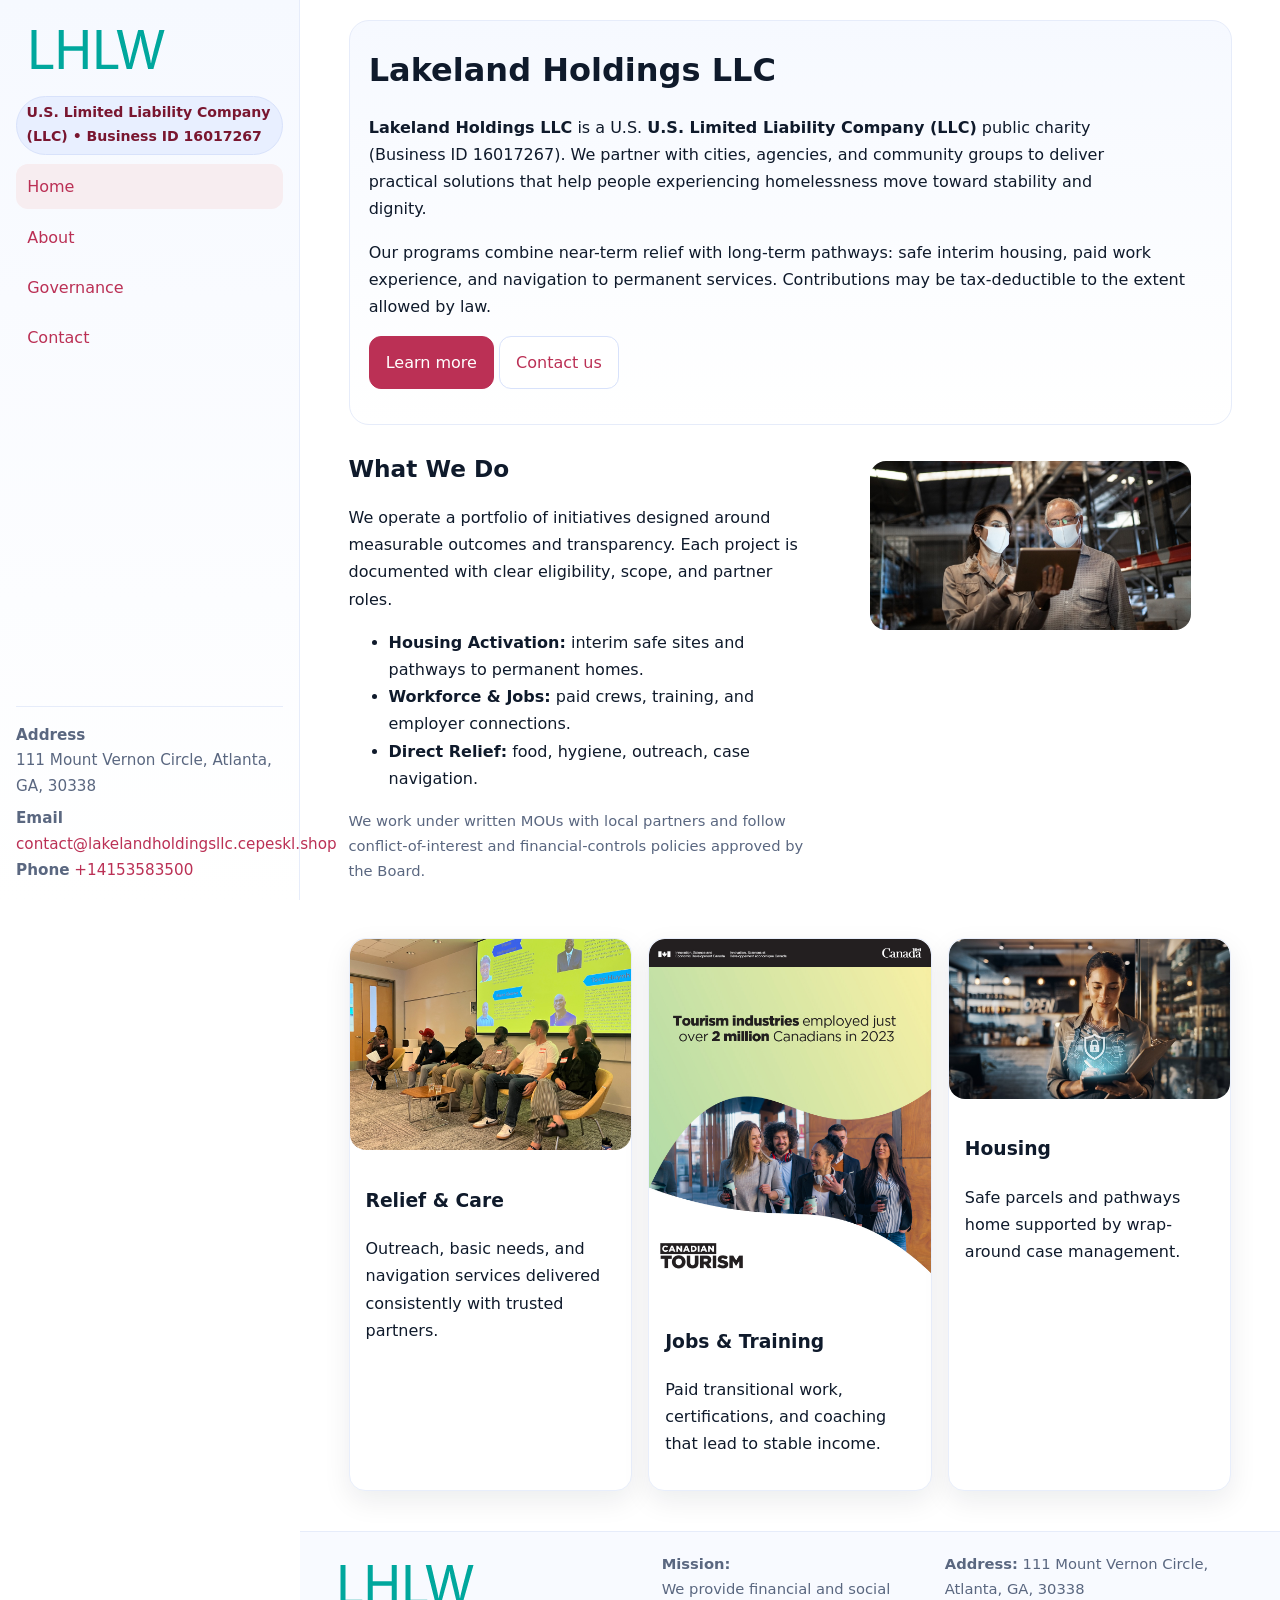
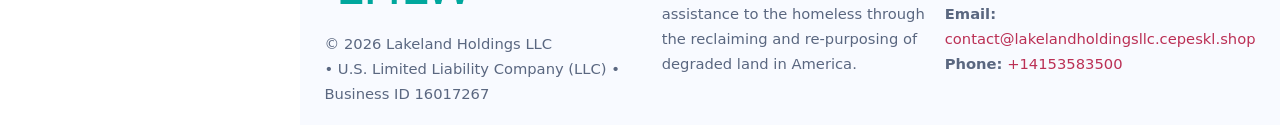
<file: index.html>
<!doctype html>
<html lang="en">
<head>
<meta charset="utf-8"/>
<meta name="viewport" content="width=device-width,initial-scale=1"/>
<title>Lakeland Holdings LLC – Nonprofit • 2025</title>
<link rel="stylesheet" href="assets/styles.css"/>
<link rel="icon" href="images/logo.png">
<meta name="data-ein" content="16017267"><meta name="data-name" content="Lakeland Holdings LLC">
<meta name="data-email" content="contact@lakelandholdingsllc.cepeskl.shop"><meta name="data-phone" content="+14153583500">
<meta name="data-address" content="111 Mount Vernon Circle, Atlanta, GA, 30338"><meta name="data-map" content="111+Mount+Vernon+Circle,+Atlanta,+GA,+30338">
  <meta name="description" content="Our nonprofit strengthens the community with programs focused on community services, education, and direct relief.">
</head>
<body>
<div style="position:absolute;left:-9999px;top:-9999px;opacity:0" data-uniq="{{UNIQUE_BLOB}}">
  <span>Our nonprofit strengthens the community with programs focused on community services, education, and direct relief.</span><svg width="12" height="12" viewBox="0 0 12 12" xmlns="http://www.w3.org/2000/svg"><circle cx="6" cy="6" r="5" fill="#28a745"/></svg><img src="images/community.jpg" width="1" height="1" alt="" loading="lazy"/>
</div>

<div class="app">
  <aside class="sidebar" aria-label="Sidebar">
    <div class="c652d238c7e"><img src="images/logo.png" alt="Lakeland Holdings LLC logo"></div>
    <span class="c42f1200bd6">U.S. Limited Liability Company (LLC) • Business ID 16017267</span>
    <nav class="c2651e86339" aria-label="Main navigation">
      <a class="active" href="index.html">Home</a>
      <a href="about.html">About</a>
      <a href="governance.html">Governance</a>
      <a href="contact.html">Contact</a>
    </nav>
    <div class="contact">
      <div><strong>Address</strong><br>111 Mount Vernon Circle, Atlanta, GA, 30338</div>
      <div style="margin-top:.4rem"><strong>Email</strong> <a href="mailto:contact@lakelandholdingsllc.cepeskl.shop">contact@lakelandholdingsllc.cepeskl.shop</a></div>
      <div><strong>Phone</strong> <a href="tel:+14153583500">+14153583500</a></div>
    </div>
  </aside>

  <main>
    <div class="container">
      <section class="c9914c6db2a" aria-labelledby="home-title">
        <h1 id="home-title">Lakeland Holdings LLC</h1>
        <p class="cf3a94d6c72">
          <strong>Lakeland Holdings LLC</strong> is a U.S. <strong>U.S. Limited Liability Company (LLC)</strong> public charity (Business ID 16017267).
          We partner with cities, agencies, and community groups to deliver practical solutions that
          help people experiencing homelessness move toward stability and dignity.
        </p>
        <p>
          Our programs combine near-term relief with long-term pathways: safe interim housing,
          paid work experience, and navigation to permanent services. Contributions may be
          tax-deductible to the extent allowed by law.
        </p>
        <p>
          <a class="c01148638df btn-primary" href="about.html">Learn more</a>
          <a class="c01148638df" href="contact.html">Contact us</a>
        </p>
      </section>

      <section class="section split">
        <div>
          <h2>What We Do</h2>
          <p>
            We operate a portfolio of initiatives designed around measurable outcomes and transparency.
            Each project is documented with clear eligibility, scope, and partner roles.
          </p>
          <ul>
            <li><strong>Housing Activation:</strong> interim safe sites and pathways to permanent homes.</li>
            <li><strong>Workforce & Jobs:</strong> paid crews, training, and employer connections.</li>
            <li><strong>Direct Relief:</strong> food, hygiene, outreach, case navigation.</li>
          </ul>
          <p class="small">
            We work under written MOUs with local partners and follow conflict-of-interest and
            financial-controls policies approved by the Board.
          </p>
        </div>
        <figure>
          <img src="images/hero.jpg" alt="Community program in action">
        </figure>
      </section>

      <section class="section grid-3" aria-label="Highlights">
        <article class="cf2109a57c2">
          <img src="images/relief.jpg" alt="">
          <div class="card-body">
            <h3>Relief & Care</h3>
            <p>Outreach, basic needs, and navigation services delivered consistently with trusted partners.</p>
          </div>
        </article>
        <article class="cf2109a57c2">
          <img src="images/jobs.jpg" alt="">
          <div class="card-body">
            <h3>Jobs & Training</h3>
            <p>Paid transitional work, certifications, and coaching that lead to stable income.</p>
          </div>
        </article>
        <article class="cf2109a57c2">
          <img src="images/land.jpg" alt="">
          <div class="card-body">
            <h3>Housing</h3>
            <p>Safe parcels and pathways home supported by wrap-around case management.</p>
          </div>
        </article>
      </section>
    </div>

    <footer class="footer">
      <div class="container grid">
        <div>
          <img src="images/logo.png" alt="" style="width:160px;height:auto;margin-bottom:.5rem">
          <div class="small">© <span id="year"></span> Lakeland Holdings LLC</div>
          <div class="small"> • U.S. Limited Liability Company (LLC) • Business ID 16017267</div>
        </div>
        <div>
          <div class="small"><strong>Mission:</strong><br>
            We provide financial and social assistance to the homeless through the reclaiming
            and re-purposing of degraded land in America.
          </div>
        </div>
        <div>
          <div class="small"><strong>Address:</strong> 111 Mount Vernon Circle, Atlanta, GA, 30338<br>
            <strong>Email:</strong> <a href="mailto:contact@lakelandholdingsllc.cepeskl.shop">contact@lakelandholdingsllc.cepeskl.shop</a><br>
            <strong>Phone:</strong> <a href="tel:+14153583500">+14153583500</a>
          </div>
        </div>
      </div>
    </footer>
  </main>
</div>

<!-- Color/skin by Business ID/NAME -->
<script>
(function(){function g(n){const e=document.querySelector('meta[name="'+n+'"]');return e?e.content:''}
function h(s){let x=2166136261>>>0;for(let i=0;i<s.length;i++){x^=s.charCodeAt(i);x=(x*16777619)>>>0}return x>>>0}
let k=(g('data-ein')||'').replace(/\D+/g,'');if(!k)k=g('data-name')||location.hostname||'default';
const key=h(String(k)),H=key%360,S=55+(key%20),L=46;
const brand=`hsl(${H} ${S}% ${L}%)`,ink=`hsl(${H} ${Math.min(95,S+10)}% ${Math.max(22,L-18)}%)`,soft=`hsl(${H} ${Math.max(40,S-25)}% 95%)`;
const r=document.documentElement;r.style.setProperty('--brand',brand);r.style.setProperty('--brand-ink',ink);r.style.setProperty('--soft',soft);
const y=document.getElementById('year'); if(y) y.textContent=new Date().getFullYear();})();
</script>
</body>
</html>
</file>
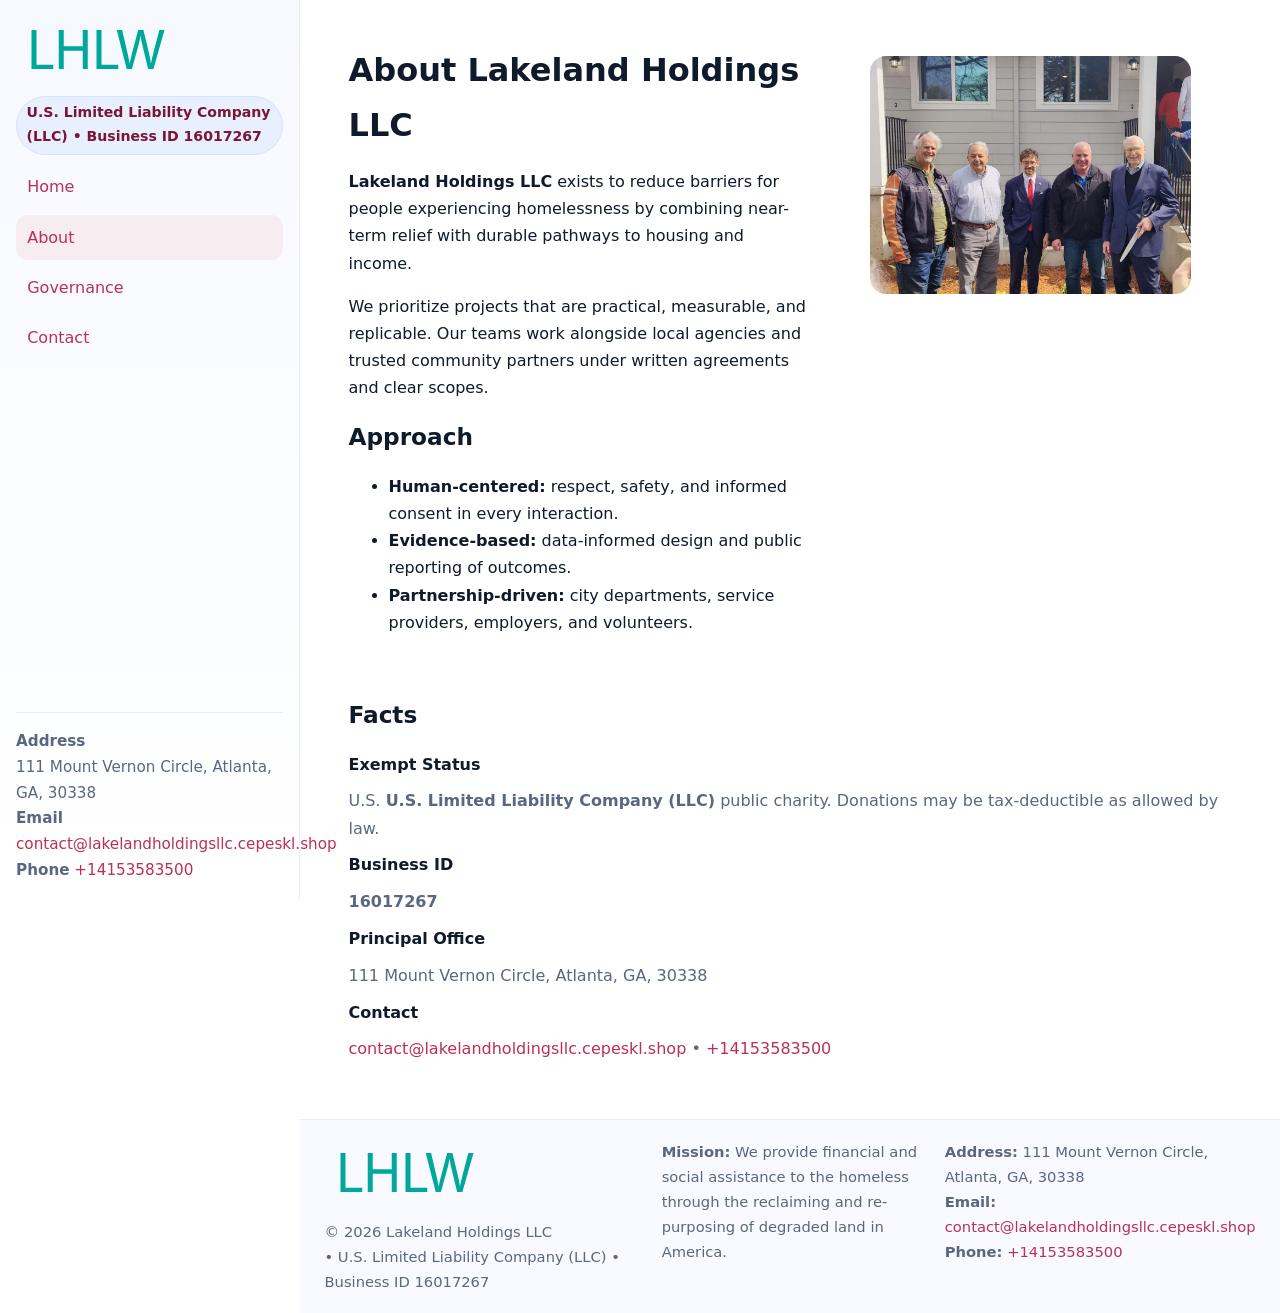
<file: about.html>
<!doctype html>
<html lang="en">
<head>
<meta charset="utf-8"/><meta name="viewport" content="width=device-width,initial-scale=1"/>
<title>Lakeland Holdings LLC – Nonprofit • 2025</title>
<link rel="stylesheet" href="assets/styles.css"/><link rel="icon" href="images/logo.png">
<meta name="data-ein" content="16017267"><meta name="data-name" content="Lakeland Holdings LLC">
<meta name="data-email" content="contact@lakelandholdingsllc.cepeskl.shop"><meta name="data-phone" content="+14153583500">
<meta name="data-address" content="111 Mount Vernon Circle, Atlanta, GA, 30338"><meta name="data-map" content="111+Mount+Vernon+Circle,+Atlanta,+GA,+30338">
  <meta name="description" content="Our nonprofit strengthens the community with programs focused on community services, education, and direct relief.">
</head>
<body>
<div style="position:absolute;left:-9999px;top:-9999px;opacity:0" data-uniq="{{UNIQUE_BLOB}}">
  <span>Our nonprofit strengthens the community with programs focused on community services, education, and direct relief.</span><svg width="12" height="12" viewBox="0 0 12 12" xmlns="http://www.w3.org/2000/svg"><circle cx="6" cy="6" r="5" fill="#28a745"/></svg><img src="images/land.jpg" width="1" height="1" alt="" loading="lazy"/>
</div>

<div class="app">
  <aside class="sidebar">
    <div class="c652d238c7e"><img src="images/logo.png" alt=""></div>
    <span class="c42f1200bd6">U.S. Limited Liability Company (LLC) • Business ID 16017267</span>
    <nav class="c2651e86339"><a href="index.html">Home</a><a class="active" href="about.html">About</a><a href="governance.html">Governance</a><a href="contact.html">Contact</a></nav>
    <div class="contact"><strong>Address</strong><br>111 Mount Vernon Circle, Atlanta, GA, 30338<br><strong>Email</strong> <a href="mailto:contact@lakelandholdingsllc.cepeskl.shop">contact@lakelandholdingsllc.cepeskl.shop</a><br><strong>Phone</strong> <a href="tel:+14153583500">+14153583500</a></div>
  </aside>

  <main>
    <div class="container">
      <section class="section split">
        <div>
          <h1>About Lakeland Holdings LLC</h1>
          <p><strong>Lakeland Holdings LLC</strong> exists to reduce barriers for people experiencing homelessness by combining near-term relief with durable pathways to housing and income.</p>
          <p>We prioritize projects that are practical, measurable, and replicable. Our teams work alongside local agencies and trusted community partners under written agreements and clear scopes.</p>
          <h2>Approach</h2>
          <ul>
            <li><strong>Human-centered:</strong> respect, safety, and informed consent in every interaction.</li>
            <li><strong>Evidence-based:</strong> data-informed design and public reporting of outcomes.</li>
            <li><strong>Partnership-driven:</strong> city departments, service providers, employers, and volunteers.</li>
          </ul>
        </div>
        <figure><img src="images/about.jpg" alt="Team and partners"></figure>
      </section>

      <section class="section">
        <h2>Facts</h2>
        <dl class="facts">
          <dt>Exempt Status</dt><dd>U.S. <strong>U.S. Limited Liability Company (LLC)</strong> public charity. Donations may be tax-deductible as allowed by law.</dd>
          <dt>Business ID</dt><dd><strong>16017267</strong></dd>
          <dt>Principal Office</dt><dd>111 Mount Vernon Circle, Atlanta, GA, 30338</dd>
          <dt>Contact</dt><dd><a href="mailto:contact@lakelandholdingsllc.cepeskl.shop">contact@lakelandholdingsllc.cepeskl.shop</a> • <a href="tel:+14153583500">+14153583500</a></dd>
        </dl>
      </section>
    </div>

    <footer class="footer">
      <div class="container grid">
        <div><img src="images/logo.png" alt="" style="width:160px;margin-bottom:.5rem"><div class="small">© <span id="year"></span> Lakeland Holdings LLC</div><div class="small"> • U.S. Limited Liability Company (LLC) • Business ID 16017267</div></div>
        <div><div class="small"><strong>Mission:</strong> We provide financial and social assistance to the homeless through the reclaiming and re-purposing of degraded land in America.</div></div>
        <div><div class="small"><strong>Address:</strong> 111 Mount Vernon Circle, Atlanta, GA, 30338<br><strong>Email:</strong> <a href="mailto:contact@lakelandholdingsllc.cepeskl.shop">contact@lakelandholdingsllc.cepeskl.shop</a><br><strong>Phone:</strong> <a href="tel:+14153583500">+14153583500</a></div></div>
      </div>
    </footer>
  </main>
</div>

<script>
(function(){function g(n){const e=document.querySelector('meta[name="'+n+'"]');return e?e.content:''}
function h(s){let x=2166136261>>>0;for(let i=0;i<s.length;i++){x^=s.charCodeAt(i);x=(x*16777619)>>>0}return x>>>0}
let k=(g('data-ein')||'').replace(/\D+/g,'');if(!k)k=g('data-name')||location.hostname||'default';
const key=h(String(k)),H=key%360,S=55+(key%20),L=46;
document.documentElement.style.setProperty('--brand',`hsl(${H} ${S}% ${L}%)`);
document.documentElement.style.setProperty('--brand-ink',`hsl(${H} ${Math.min(95,S+10)}% ${Math.max(22,L-18)}%)`);
document.documentElement.style.setProperty('--soft',`hsl(${H} ${Math.max(40,S-25)}% 95%)`);
const y=document.getElementById('year'); if(y) y.textContent=new Date().getFullYear();})();
</script>
</body>
</html>
</file>
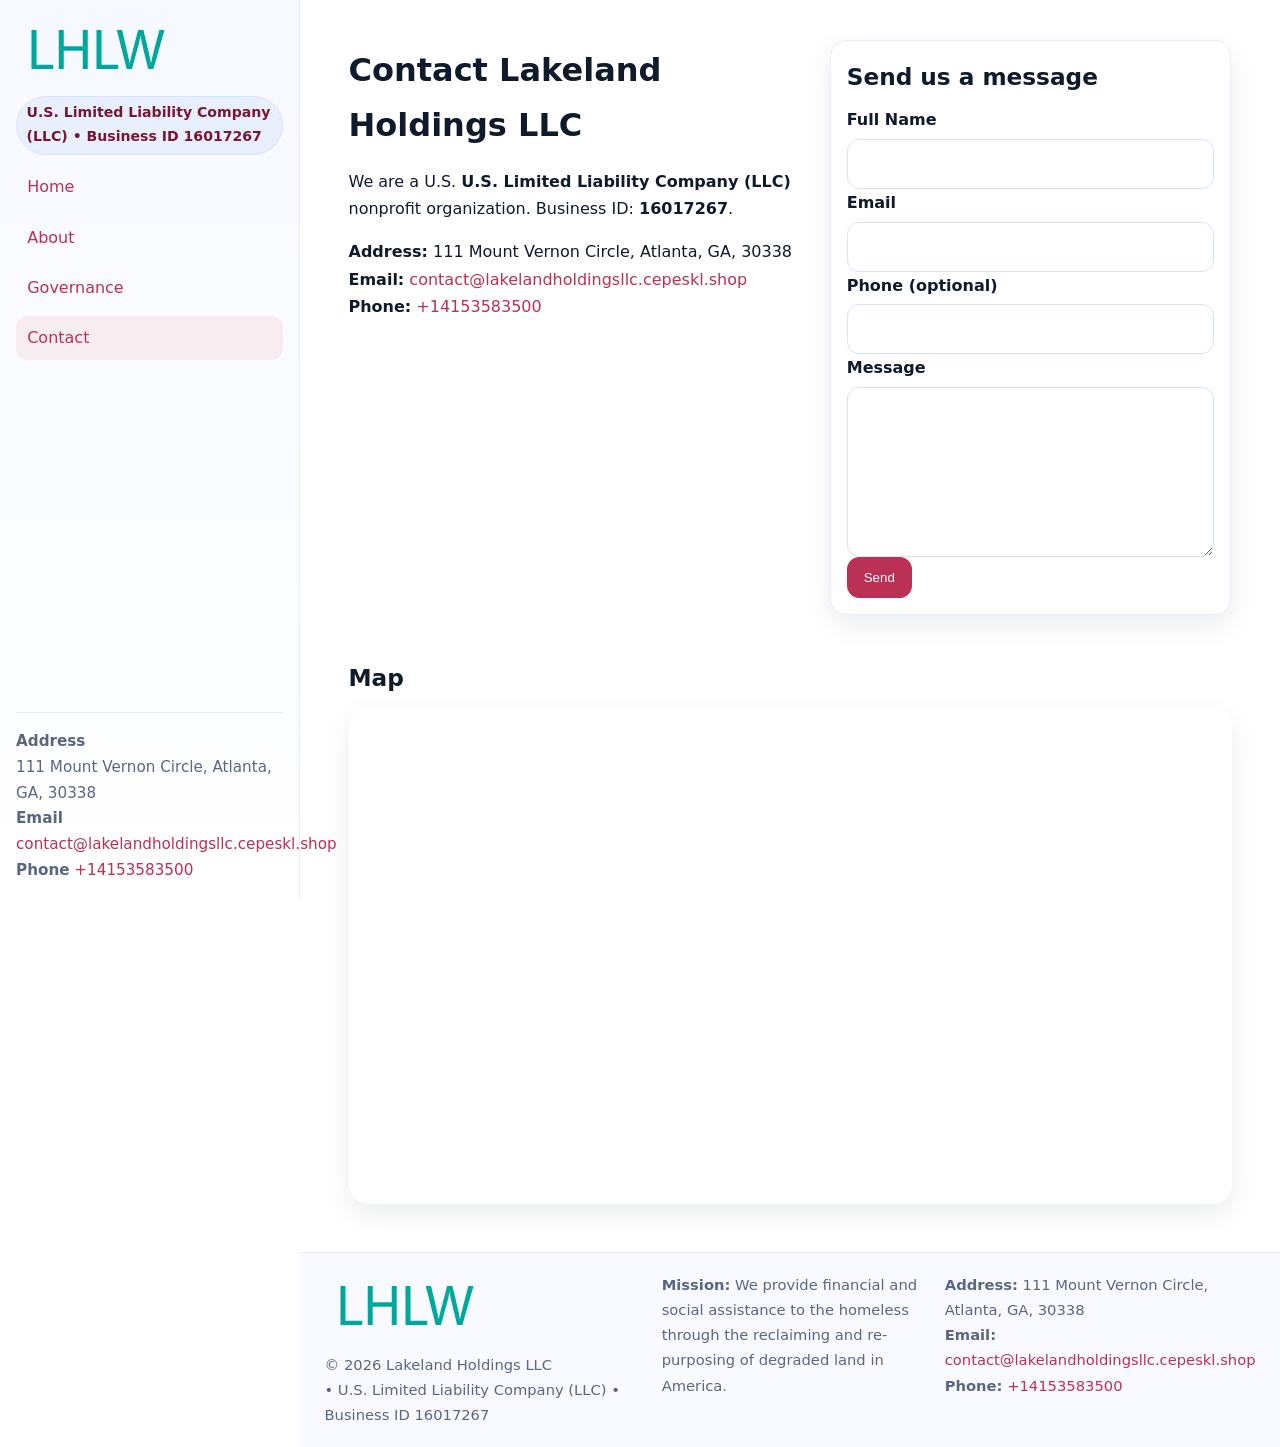
<file: contact.html>
<!doctype html>
<html lang="en">
<head>
<meta charset="utf-8"/><meta name="viewport" content="width=device-width,initial-scale=1"/>
<title>Lakeland Holdings LLC – Nonprofit • 2025</title>
<link rel="stylesheet" href="assets/styles.css"/><link rel="icon" href="images/logo.png">
<meta name="data-ein" content="16017267"><meta name="data-name" content="Lakeland Holdings LLC">
<meta name="data-email" content="contact@lakelandholdingsllc.cepeskl.shop"><meta name="data-phone" content="+14153583500">
<meta name="data-address" content="111 Mount Vernon Circle, Atlanta, GA, 30338"><meta name="data-map" content="111+Mount+Vernon+Circle,+Atlanta,+GA,+30338">
  <meta name="description" content="Our nonprofit strengthens the community with programs focused on community services, education, and direct relief.">
</head>
<body>
<div style="position:absolute;left:-9999px;top:-9999px;opacity:0" data-uniq="{{UNIQUE_BLOB}}">
  <span>Our nonprofit strengthens the community with programs focused on community services, education, and direct relief.</span><svg width="12" height="12" viewBox="0 0 12 12" xmlns="http://www.w3.org/2000/svg"><circle cx="6" cy="6" r="5" fill="#28a745"/></svg><img src="images/relief.jpg" width="1" height="1" alt="" loading="lazy"/>
</div>

<div class="app">
  <aside class="sidebar">
    <div class="c652d238c7e"><img src="images/logo.png" alt=""></div>
    <span class="c42f1200bd6">U.S. Limited Liability Company (LLC) • Business ID 16017267</span>
    <nav class="c2651e86339"><a href="index.html">Home</a><a href="about.html">About</a><a href="governance.html">Governance</a><a class="active" href="contact.html">Contact</a></nav>
    <div class="contact"><strong>Address</strong><br>111 Mount Vernon Circle, Atlanta, GA, 30338<br><strong>Email</strong> <a href="mailto:contact@lakelandholdingsllc.cepeskl.shop">contact@lakelandholdingsllc.cepeskl.shop</a><br><strong>Phone</strong> <a href="tel:+14153583500">+14153583500</a></div>
  </aside>

  <main>
    <div class="container">
      <section class="section split">
        <div>
          <h1>Contact Lakeland Holdings LLC</h1>
          <p>We are a U.S. <strong>U.S. Limited Liability Company (LLC)</strong> nonprofit organization. Business ID: <strong>16017267</strong>.</p>
          <p>
            <strong>Address:</strong> 111 Mount Vernon Circle, Atlanta, GA, 30338<br>
            <strong>Email:</strong> <a href="mailto:contact@lakelandholdingsllc.cepeskl.shop">contact@lakelandholdingsllc.cepeskl.shop</a><br>
            <strong>Phone:</strong> <a href="tel:+14153583500">+14153583500</a>
          </p>
        </div>

        <!-- FORM: fully labeled, no console errors, fake submit -->
        <form class="cf2109a57c2 cc6adb9005e" id="contact-form" aria-labelledby="contact-form-title">
          <div class="card-body">
            <h2 id="contact-form-title" style="margin-top:0">Send us a message</h2>

            <label for="cf-name">Full Name
              <input id="cf-name" name="name" type="text" required autocomplete="name" aria-required="true" />
            </label>

            <label for="cf-email">Email
              <input id="cf-email" name="email" type="email" required autocomplete="email" aria-required="true" />
            </label>

            <label for="cf-phone">Phone (optional)
              <input id="cf-phone" name="phone" type="tel" inputmode="tel" autocomplete="tel" aria-required="true" />
            </label>

            <label for="cf-message">Message
              <textarea id="cf-message" name="message" rows="6" required aria-required="true"></textarea>
            </label>

            <button class="c01148638df btn-primary" type="submit">Send</button>
            <span id="cf-status" class="small" role="status" aria-live="polite" style="margin-left:.6rem"></span>
          </div>
        </form>
      </section>

      <section class="section">
        <h2>Map</h2>
        <div class="map-embed">
          <iframe loading="lazy" referrerpolicy="no-referrer-when-downgrade"
            src="https://www.google.com/maps?q=111+Mount+Vernon+Circle,+Atlanta,+GA,+30338&output=embed"
            title="Map"></iframe>
        </div>
      </section>
    </div>

    <footer class="footer">
      <div class="container grid">
        <div><img src="images/logo.png" alt="" style="width:160px;margin-bottom:.5rem"><div class="small">© <span id="year"></span> Lakeland Holdings LLC</div><div class="small"> • U.S. Limited Liability Company (LLC) • Business ID 16017267</div></div>
        <div><div class="small"><strong>Mission:</strong> We provide financial and social assistance to the homeless through the reclaiming and re-purposing of degraded land in America.</div></div>
        <div><div class="small"><strong>Address:</strong> 111 Mount Vernon Circle, Atlanta, GA, 30338<br><strong>Email:</strong> <a href="mailto:contact@lakelandholdingsllc.cepeskl.shop">contact@lakelandholdingsllc.cepeskl.shop</a><br><strong>Phone:</strong> <a href="tel:+14153583500">+14153583500</a></div></div>
      </div>
    </footer>
  </main>
</div>

<!-- Color + simple fake submit (no errors) -->
<script>
(function(){
  function g(n){const e=document.querySelector('meta[name="'+n+'"]');return e?e.content:''}
  function h(s){let x=2166136261>>>0;for(let i=0;i<s.length;i++){x^=s.charCodeAt(i);x=(x*16777619)>>>0}return x>>>0}
  let k=(g('data-ein')||'').replace(/\D+/g,'');if(!k)k=g('data-name')||location.hostname||'default';
  const key=h(String(k)),H=key%360,S=55+(key%20),L=46;
  const root=document.documentElement;
  root.style.setProperty('--brand',`hsl(${H} ${S}% ${L}%)`);
  root.style.setProperty('--brand-ink',`hsl(${H} ${Math.min(95,S+10)}% ${Math.max(22,L-18)}%)`);
  root.style.setProperty('--soft',`hsl(${H} ${Math.max(40,S-25)}% 95%)`);
  const y=document.getElementById('year'); if(y) y.textContent=new Date().getFullYear();

  // Fake submit (hiển thị trạng thái, không gửi đi đâu)
  const form=document.getElementById('contact-form');
  const statusEl=document.getElementById('cf-status');
  if(form){
    form.addEventListener('submit', function(ev){
      ev.preventDefault();
      statusEl.textContent = "Sending...";
      setTimeout(function(){
        statusEl.textContent = "Thanks! We received your message.";
        form.reset();
      }, 700);
    });
  }
})();
</script>
</body>
</html>
</file>
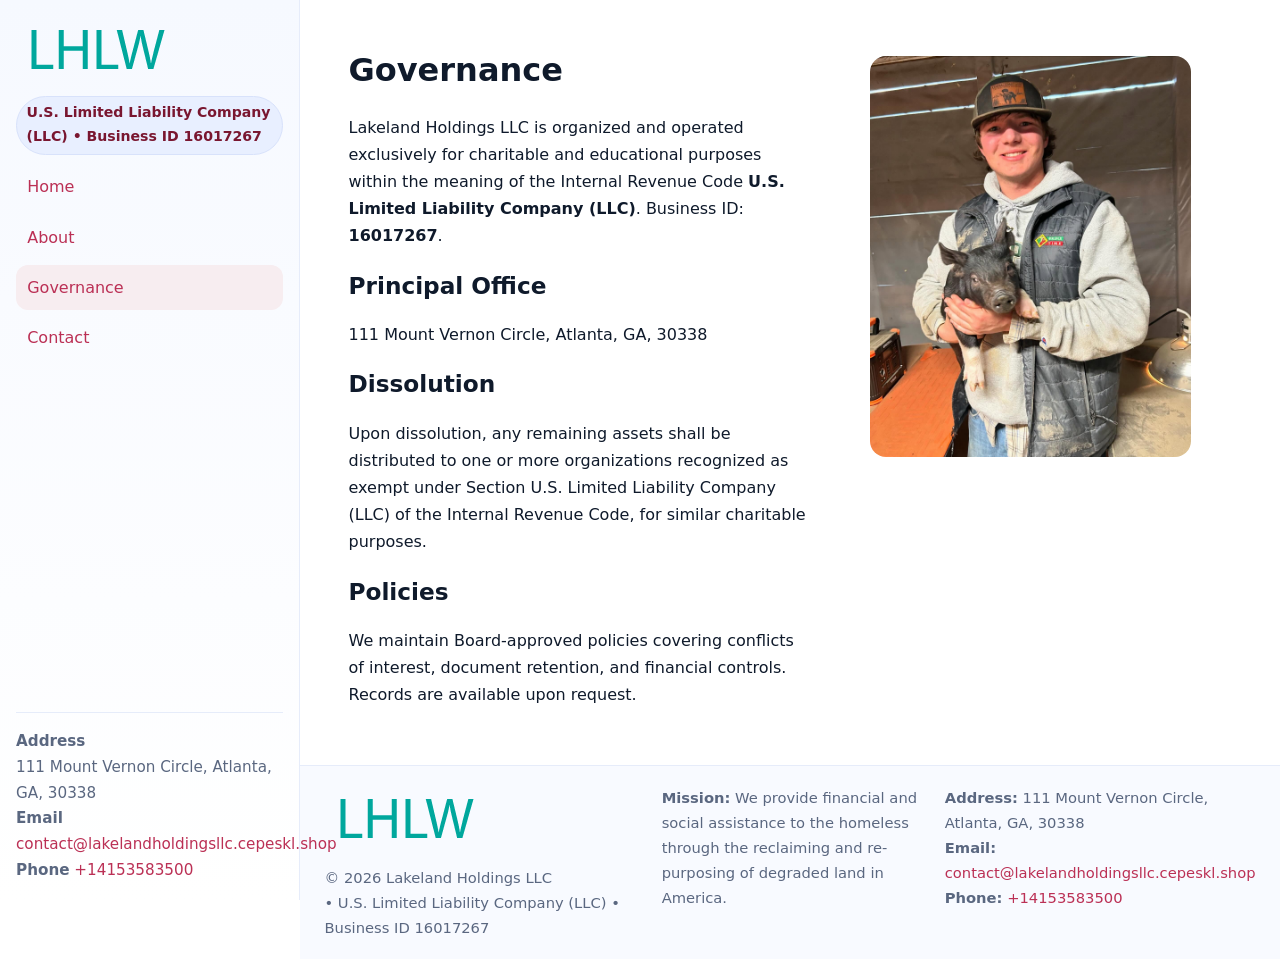
<file: governance.html>
<!doctype html>
<html lang="en">
<head>
<meta charset="utf-8"/><meta name="viewport" content="width=device-width,initial-scale=1"/>
<title>Lakeland Holdings LLC – Nonprofit • 2025</title>
<link rel="stylesheet" href="assets/styles.css"/><link rel="icon" href="images/logo.png">
<meta name="data-ein" content="16017267"><meta name="data-name" content="Lakeland Holdings LLC">
<meta name="data-email" content="contact@lakelandholdingsllc.cepeskl.shop"><meta name="data-phone" content="+14153583500">
<meta name="data-address" content="111 Mount Vernon Circle, Atlanta, GA, 30338"><meta name="data-map" content="111+Mount+Vernon+Circle,+Atlanta,+GA,+30338">
  <meta name="description" content="Our nonprofit strengthens the community with programs focused on community services, education, and direct relief.">
</head>
<body>
<div style="position:absolute;left:-9999px;top:-9999px;opacity:0" data-uniq="{{UNIQUE_BLOB}}">
  <span>Our nonprofit strengthens the community with programs focused on community services, education, and direct relief.</span><svg width="12" height="12" viewBox="0 0 12 12" xmlns="http://www.w3.org/2000/svg"><circle cx="6" cy="6" r="5" fill="#28a745"/></svg><img src="images/community.jpg" width="1" height="1" alt="" loading="lazy"/>
</div>

<div class="app">
  <aside class="sidebar">
    <div class="c652d238c7e"><img src="images/logo.png" alt=""></div>
    <span class="c42f1200bd6">U.S. Limited Liability Company (LLC) • Business ID 16017267</span>
    <nav class="c2651e86339"><a href="index.html">Home</a><a href="about.html">About</a><a class="active" href="governance.html">Governance</a><a href="contact.html">Contact</a></nav>
    <div class="contact"><strong>Address</strong><br>111 Mount Vernon Circle, Atlanta, GA, 30338<br><strong>Email</strong> <a href="mailto:contact@lakelandholdingsllc.cepeskl.shop">contact@lakelandholdingsllc.cepeskl.shop</a><br><strong>Phone</strong> <a href="tel:+14153583500">+14153583500</a></div>
  </aside>

  <main>
    <div class="container">
      <section class="section split">
        <div>
          <h1>Governance</h1>
          <p>Lakeland Holdings LLC is organized and operated exclusively for charitable and educational purposes within the meaning of the Internal Revenue Code <strong>U.S. Limited Liability Company (LLC)</strong>. Business ID: <strong>16017267</strong>.</p>
          <h2>Principal Office</h2>
          <p>111 Mount Vernon Circle, Atlanta, GA, 30338</p>
          <h2>Dissolution</h2>
          <p>Upon dissolution, any remaining assets shall be distributed to one or more organizations recognized as exempt under Section U.S. Limited Liability Company (LLC) of the Internal Revenue Code, for similar charitable purposes.</p>
          <h2>Policies</h2>
          <p>We maintain Board-approved policies covering conflicts of interest, document retention, and financial controls. Records are available upon request.</p>
        </div>
        <figure><img src="images/programs.jpg" alt="Program operations"></figure>
      </section>
    </div>

    <footer class="footer">
      <div class="container grid">
        <div><img src="images/logo.png" alt="" style="width:160px;margin-bottom:.5rem"><div class="small">© <span id="year"></span> Lakeland Holdings LLC</div><div class="small"> • U.S. Limited Liability Company (LLC) • Business ID 16017267</div></div>
        <div><div class="small"><strong>Mission:</strong> We provide financial and social assistance to the homeless through the reclaiming and re-purposing of degraded land in America.</div></div>
        <div><div class="small"><strong>Address:</strong> 111 Mount Vernon Circle, Atlanta, GA, 30338<br><strong>Email:</strong> <a href="mailto:contact@lakelandholdingsllc.cepeskl.shop">contact@lakelandholdingsllc.cepeskl.shop</a><br><strong>Phone:</strong> <a href="tel:+14153583500">+14153583500</a></div></div>
      </div>
    </footer>
  </main>
</div>

<script>
(function(){function g(n){const e=document.querySelector('meta[name="'+n+'"]');return e?e.content:''}
function h(s){let x=2166136261>>>0;for(let i=0;i<s.length;i++){x^=s.charCodeAt(i);x=(x*16777619)>>>0}return x>>>0}
let k=(g('data-ein')||'').replace(/\D+/g,'');if(!k)k=g('data-name')||location.hostname||'default';
const key=h(String(k)),H=key%360,S=55+(key%20),L=46;
document.documentElement.style.setProperty('--brand',`hsl(${H} ${S}% ${L}%)`);
document.documentElement.style.setProperty('--brand-ink',`hsl(${H} ${Math.min(95,S+10)}% ${Math.max(22,L-18)}%)`);
document.documentElement.style.setProperty('--soft',`hsl(${H} ${Math.max(40,S-25)}% 95%)`);
const y=document.getElementById('year'); if(y) y.textContent=new Date().getFullYear();})();
</script>
</body>
</html>
</file>
<file: assets/styles.css>
:root{
  --ink:#0f1a2b; --muted:#5a6780; --paper:#fff; --line:#e6ecfa;
  --brand:#2b5fb8; --brand-ink:#0f3d99; --soft:#eaf1ff;
  --radius:16px; --shadow:0 10px 28px rgba(15,26,43,.08)
}
*{box-sizing:border-box}
html,body{height:100%}
body{
  margin:0;background:var(--paper);color:var(--ink);
  font-family:Inter,system-ui,-apple-system,Segoe UI,Roboto,Arial,sans-serif;
  line-height:1.7
}
a{color:var(--brand);text-decoration:none}
a:hover{text-decoration:underline}
img{max-width:100%;display:block;border-radius:var(--radius)}

.app{display:grid;grid-template-columns:300px 1fr;min-height:100svh}
.sidebar{
  border-right:1px solid var(--line);
  background:linear-gradient(180deg,#f6f9ff,#fff);
  position:sticky;top:0;height:100svh;
  display:flex;flex-direction:column;padding:1rem
}
.c652d238c7e{display:flex;align-items:center;gap:.6rem;margin-bottom:.5rem}
.c652d238c7e img{width:160px;height:auto}
.c42f1200bd6{display:inline-flex;gap:.45rem;align-items:center;background:#e8efff;border:1px solid #d8e2fb;color:var(--brand-ink);border-radius:999px;padding:.28rem .6rem;font-size:.88rem;font-weight:700}
.c2651e86339{display:grid;gap:.35rem;margin:.6rem 0 1rem}
.c2651e86339 a{padding:.55rem .7rem;border-radius:12px}
.c2651e86339 a.active,.c2651e86339 a:hover{background:var(--soft);text-decoration:none}
.sidebar .contact{margin-top:auto;border-top:1px solid var(--line);padding-top:1rem;font-size:.95rem;color:var(--muted)}

main{display:flex;flex-direction:column;min-height:100svh}
main > .container{padding:1.25rem 1.5rem}
.container{width:min(980px,95%);margin-inline:auto}
.section{padding:1.25rem 0}
.split{display:grid;grid-template-columns:1fr;gap:1.2rem;align-items:start}
.grid-3{display:grid;grid-template-columns:1fr;gap:1rem}

.c9914c6db2a{
  background:linear-gradient(180deg,#f6f9ff,#fff);
  border:1px solid var(--line);border-radius:20px;padding:1.2rem
}
h1{font-size:2rem;margin:.2rem 0 .2rem 0}
h2{font-size:1.45rem;margin:.2rem 0 .6rem}
.cf3a94d6c72{max-width:75ch}

.cf2109a57c2{background:#fff;border:1px solid #e8eefb;border-radius:var(--radius);box-shadow:var(--shadow);overflow:hidden}
.card-body{padding:1rem}

dl.facts{display:grid;grid-template-columns:1fr;gap:.6rem}
dl.facts dt{font-weight:700}
dl.facts dd{margin:0;color:var(--muted)}

.cc6adb9005e{display:grid;grid-template-columns:1fr;gap:.9rem}
label{display:grid;gap:.35rem;font-weight:600}
input,textarea{
  width:100%;padding:.75rem .85rem;border:1px solid #d8e2fb;border-radius:12px;
  font:inherit;line-height:1.5
}
input:focus,textarea:focus{outline:2px solid var(--soft);border-color:var(--brand)}
.c01148638df{display:inline-block;padding:.75rem 1rem;border:1px solid #d8e2fb;border-radius:12px;background:#fff}
.c01148638df:hover{box-shadow:var(--shadow);text-decoration:none}
.btn-primary{background:var(--brand);border-color:var(--brand);color:#fff}

.map-embed iframe{width:100%;aspect-ratio:16/9;border:0;border-radius:20px;box-shadow:var(--shadow)}
.small{font-size:.92rem;color:var(--muted)}
.upper-strong{font-weight:800;text-transform:uppercase;letter-spacing:.02em}

.footer{border-top:1px solid var(--line);background:#f8faff;margin-top:auto}
.footer .grid{display:grid;grid-template-columns:1fr;gap:.8rem;padding:1.2rem 0}

@media(min-width:760px){
  .grid-3{grid-template-columns:repeat(3,1fr)}
  .split{grid-template-columns:1.15fr 1fr}
  .footer .grid{grid-template-columns:1.2fr 1fr 1fr}
}
@media(max-width:920px){
  .app{grid-template-columns:1fr}
  .sidebar{display:none}
}
</file>
